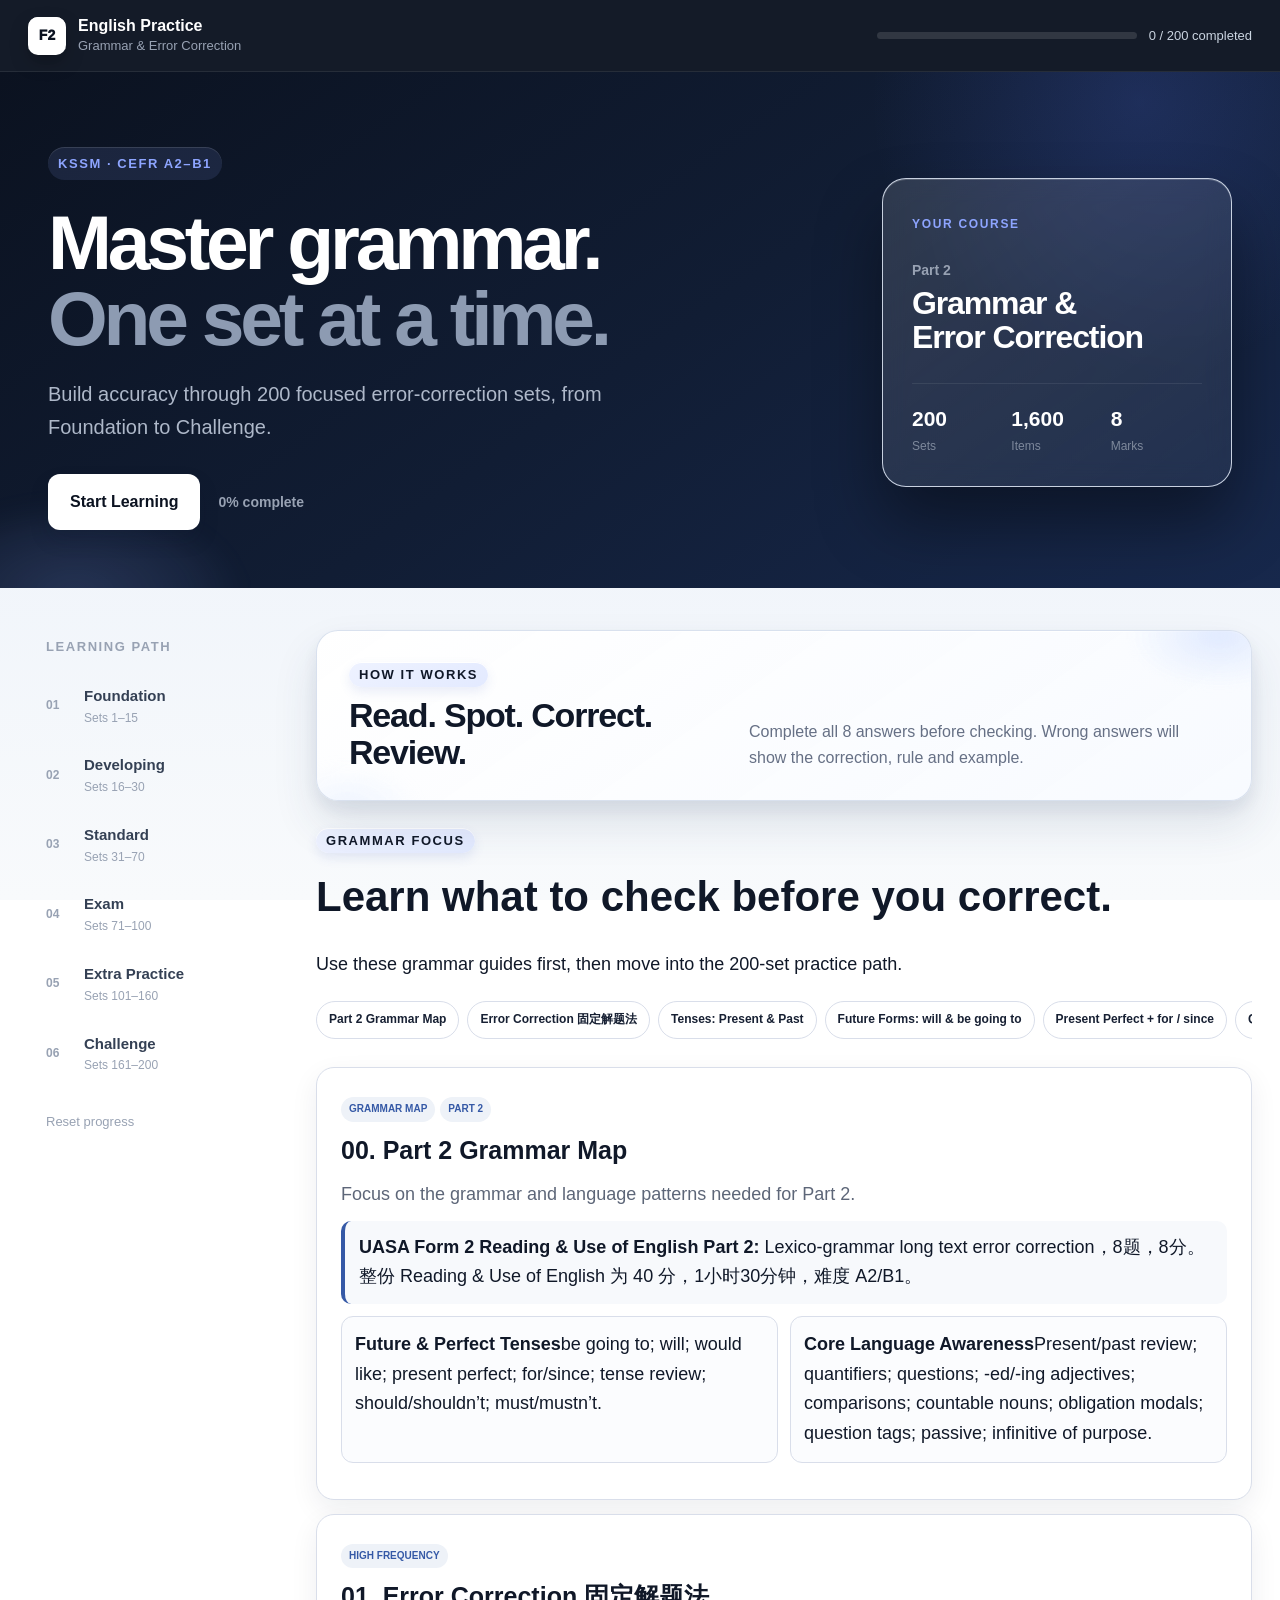
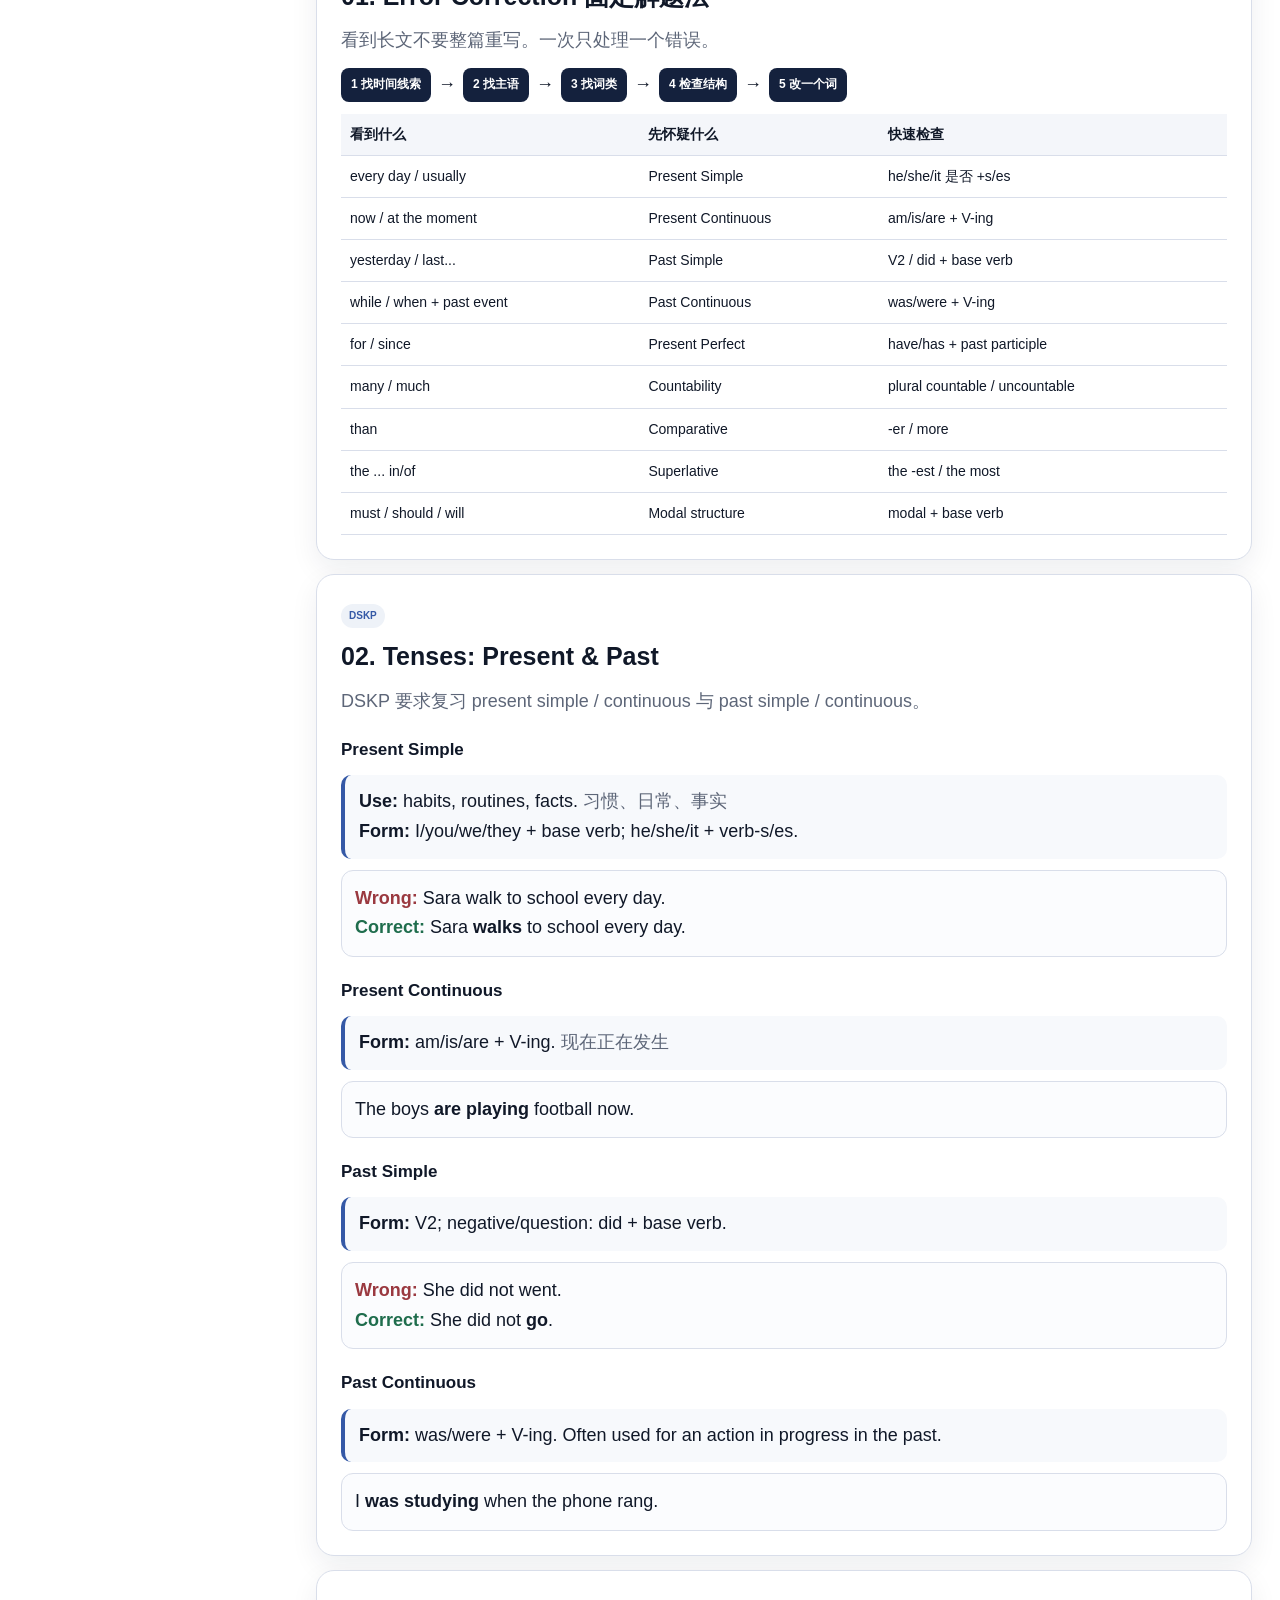
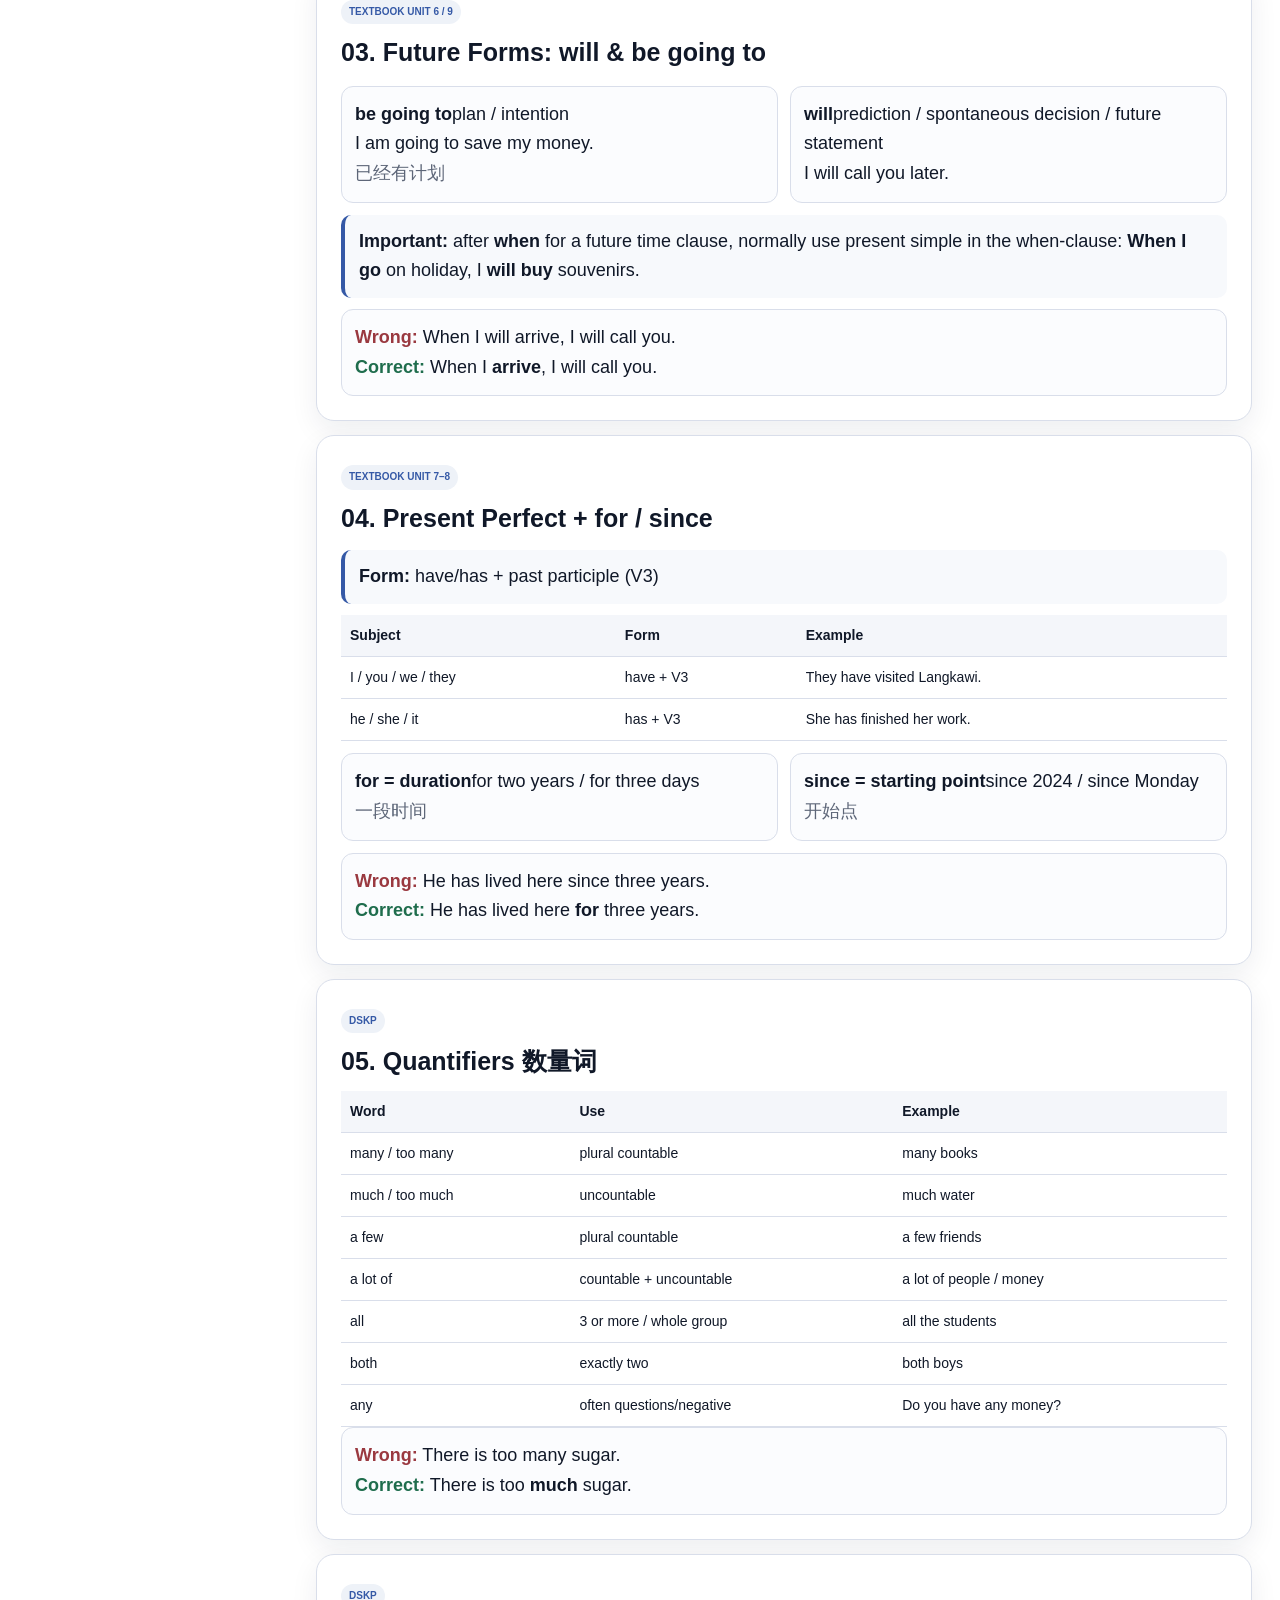
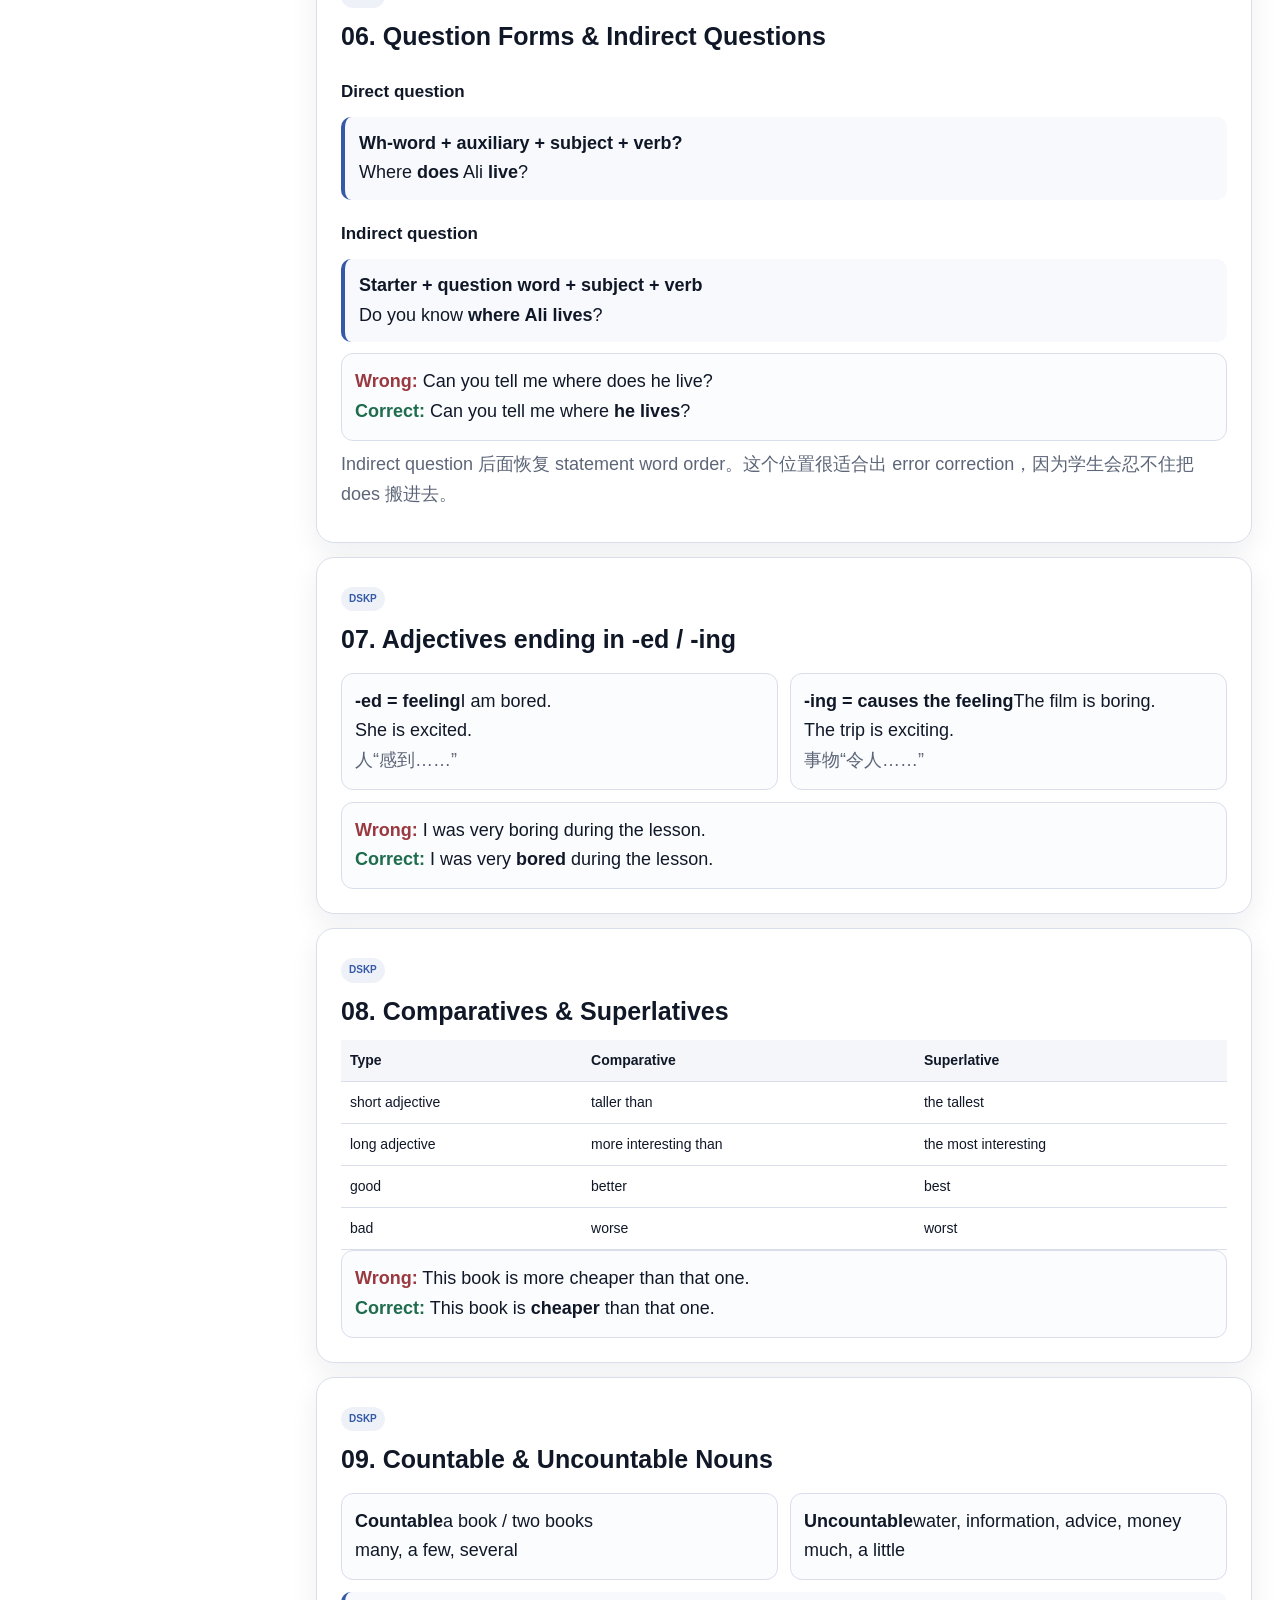
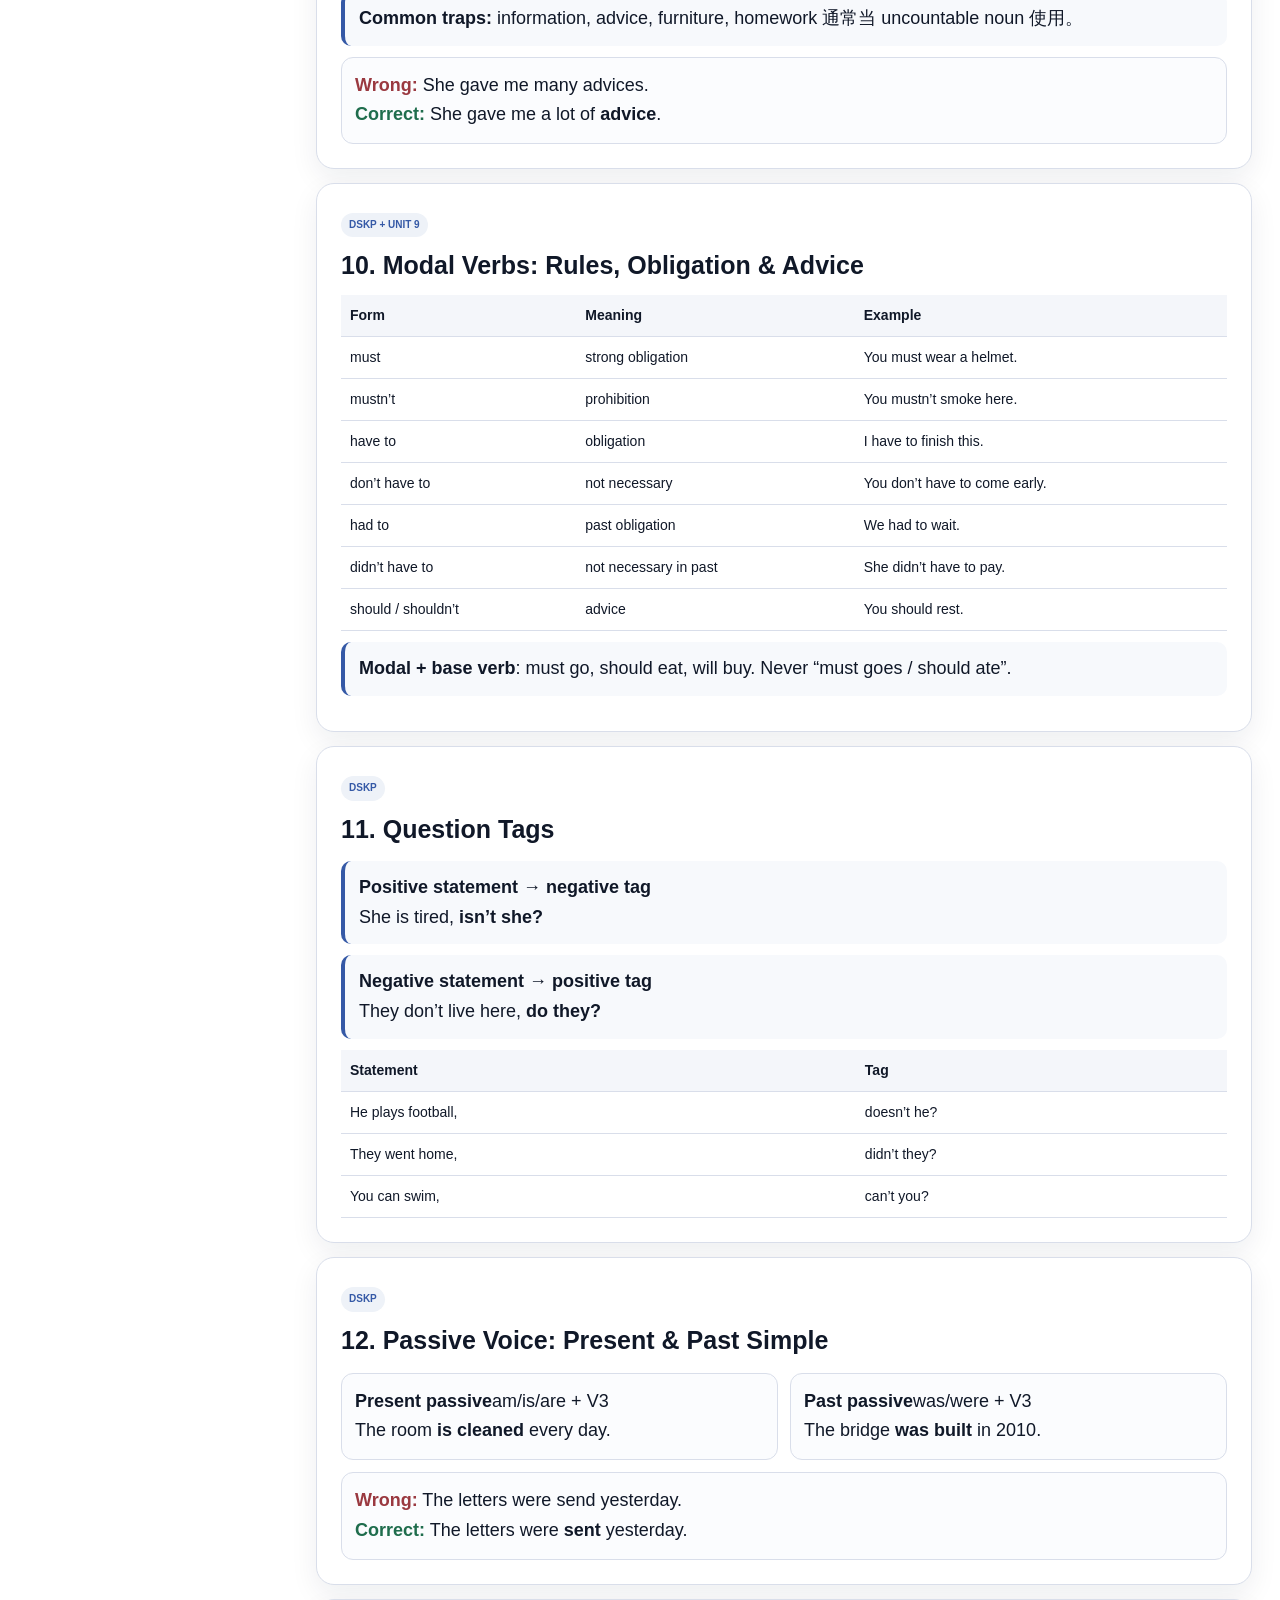
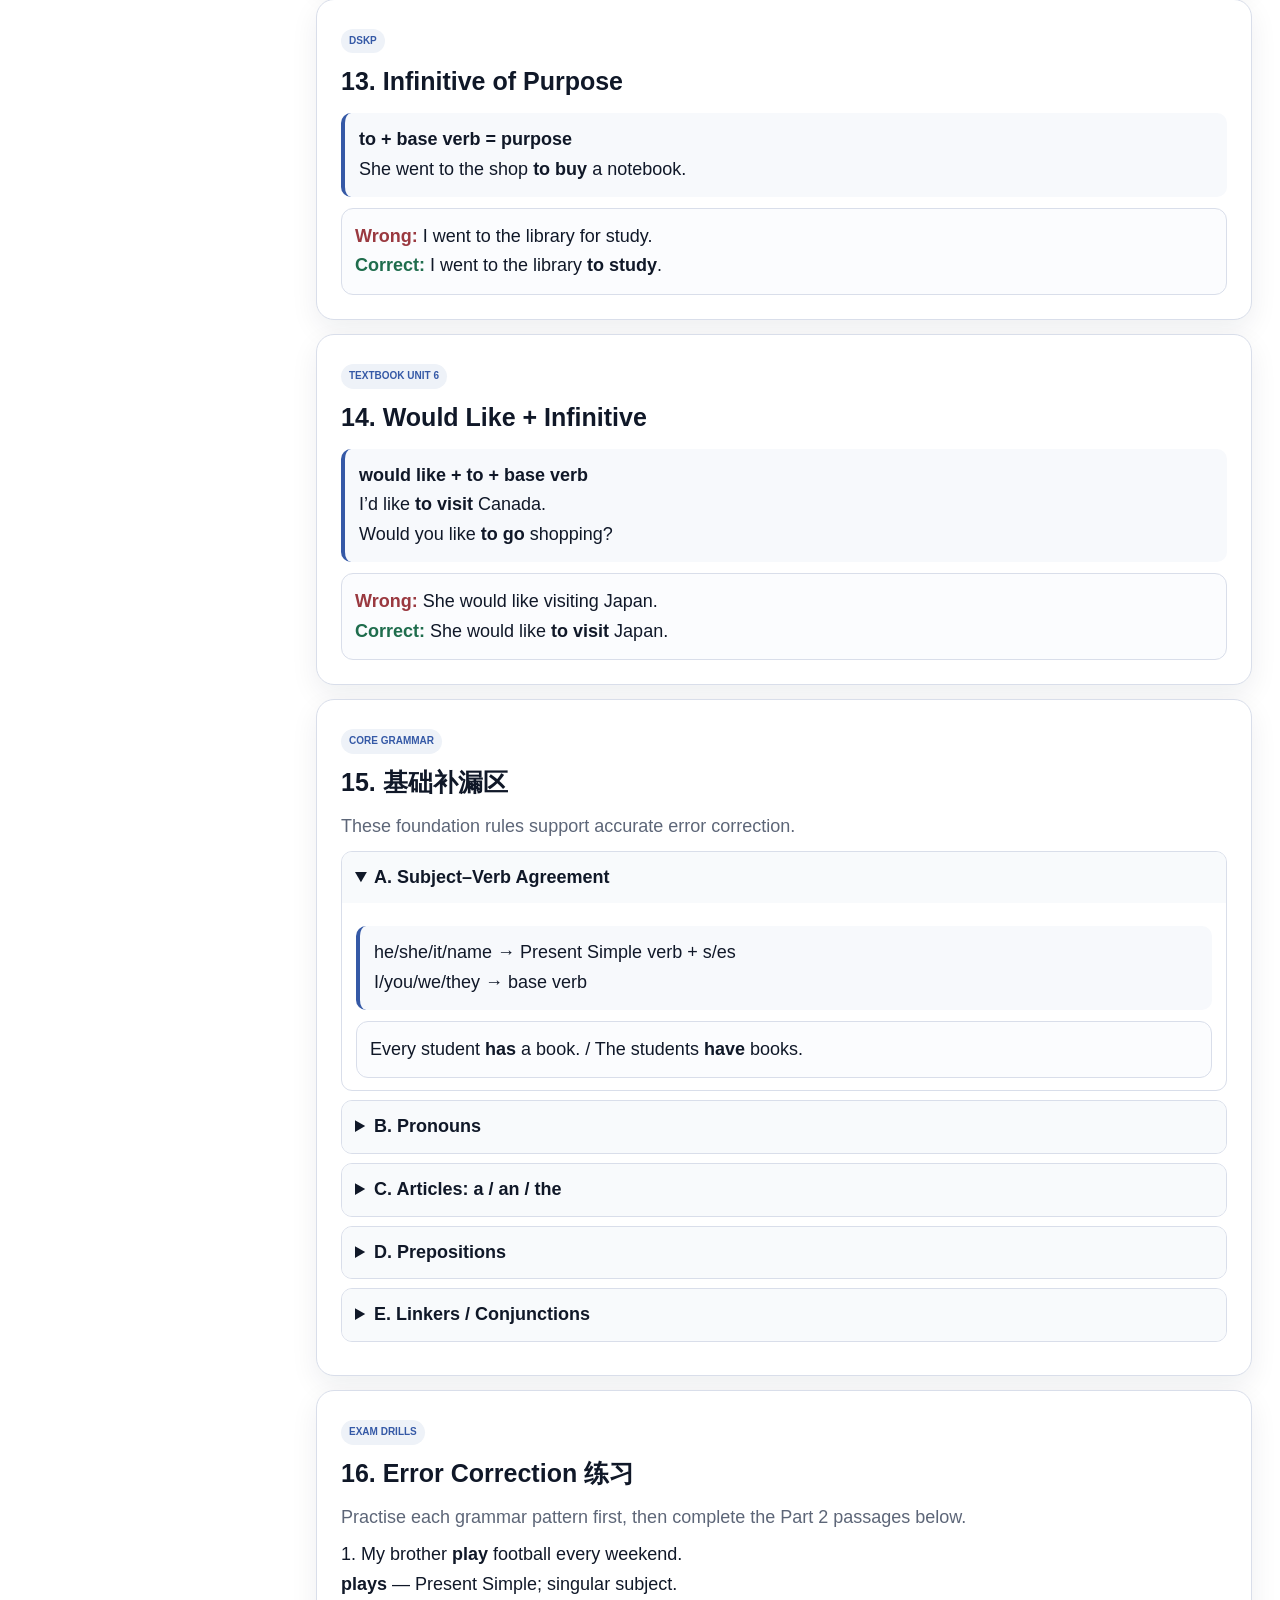
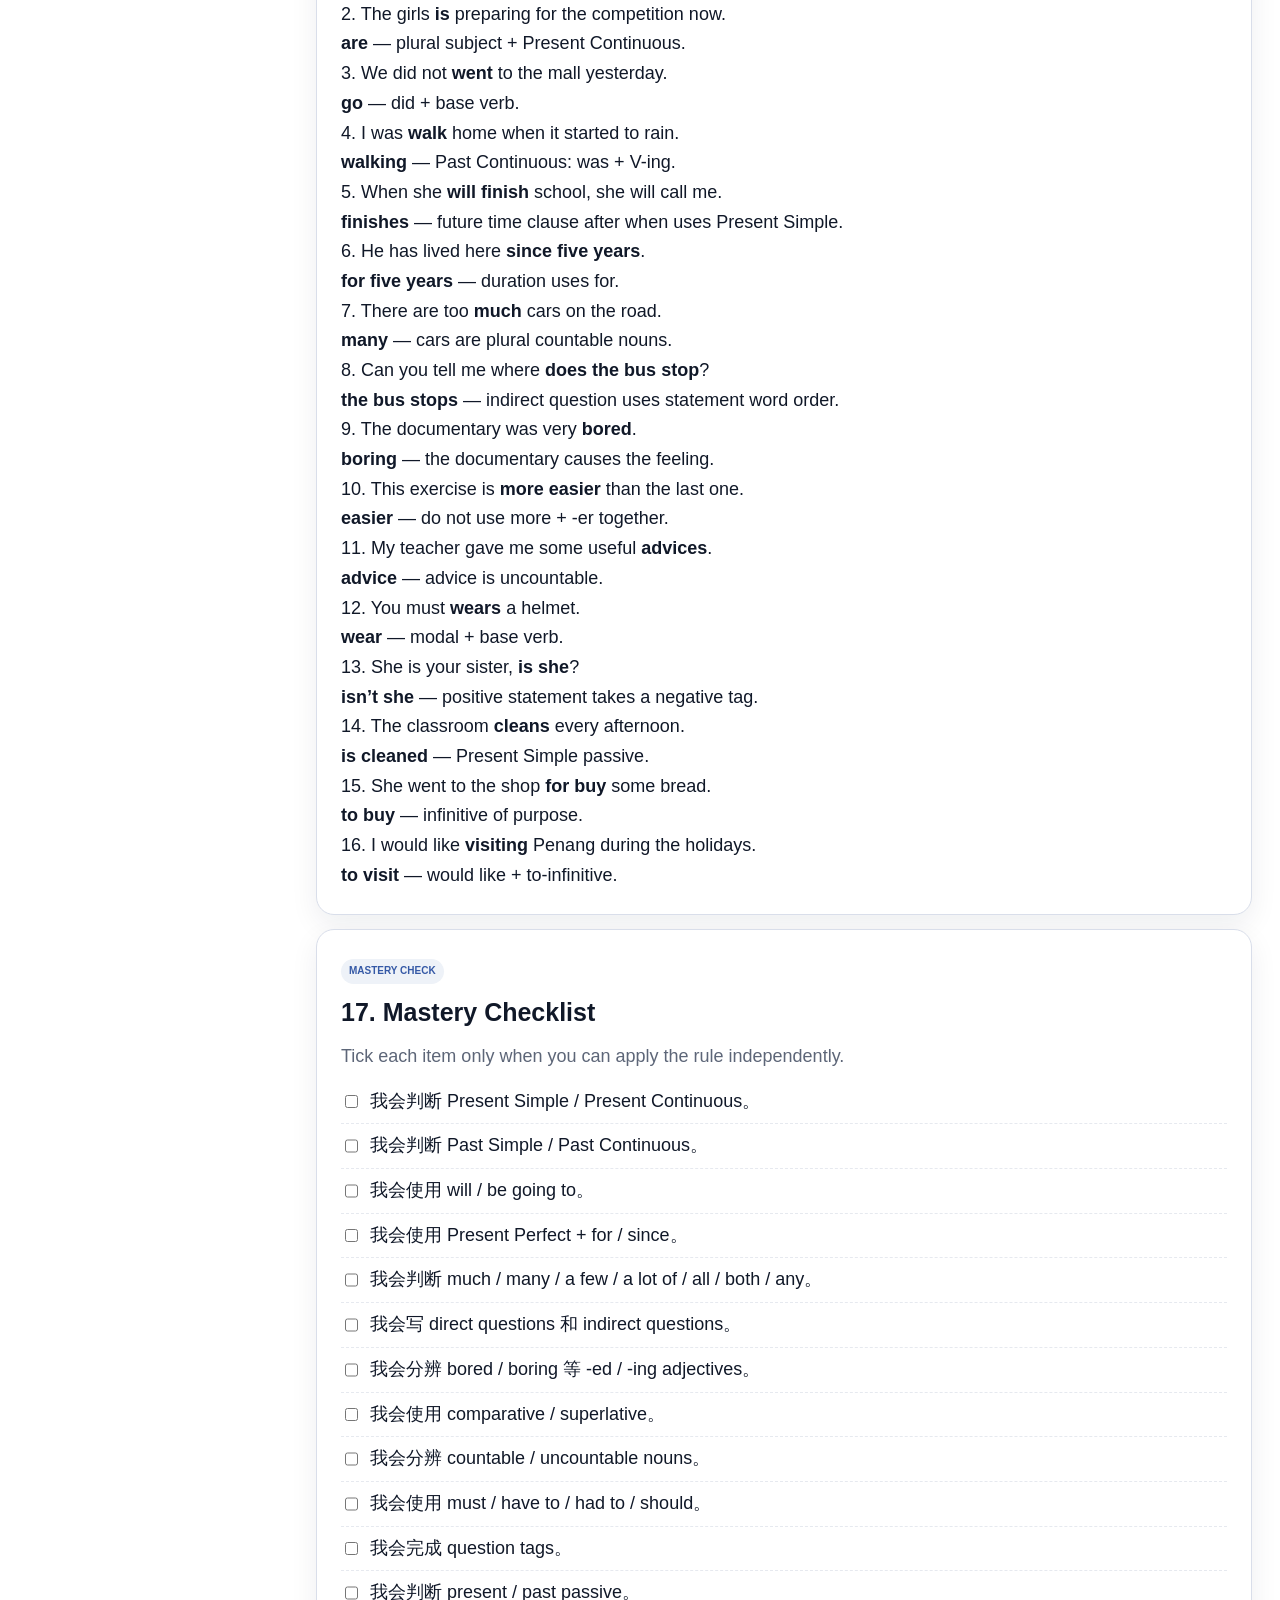
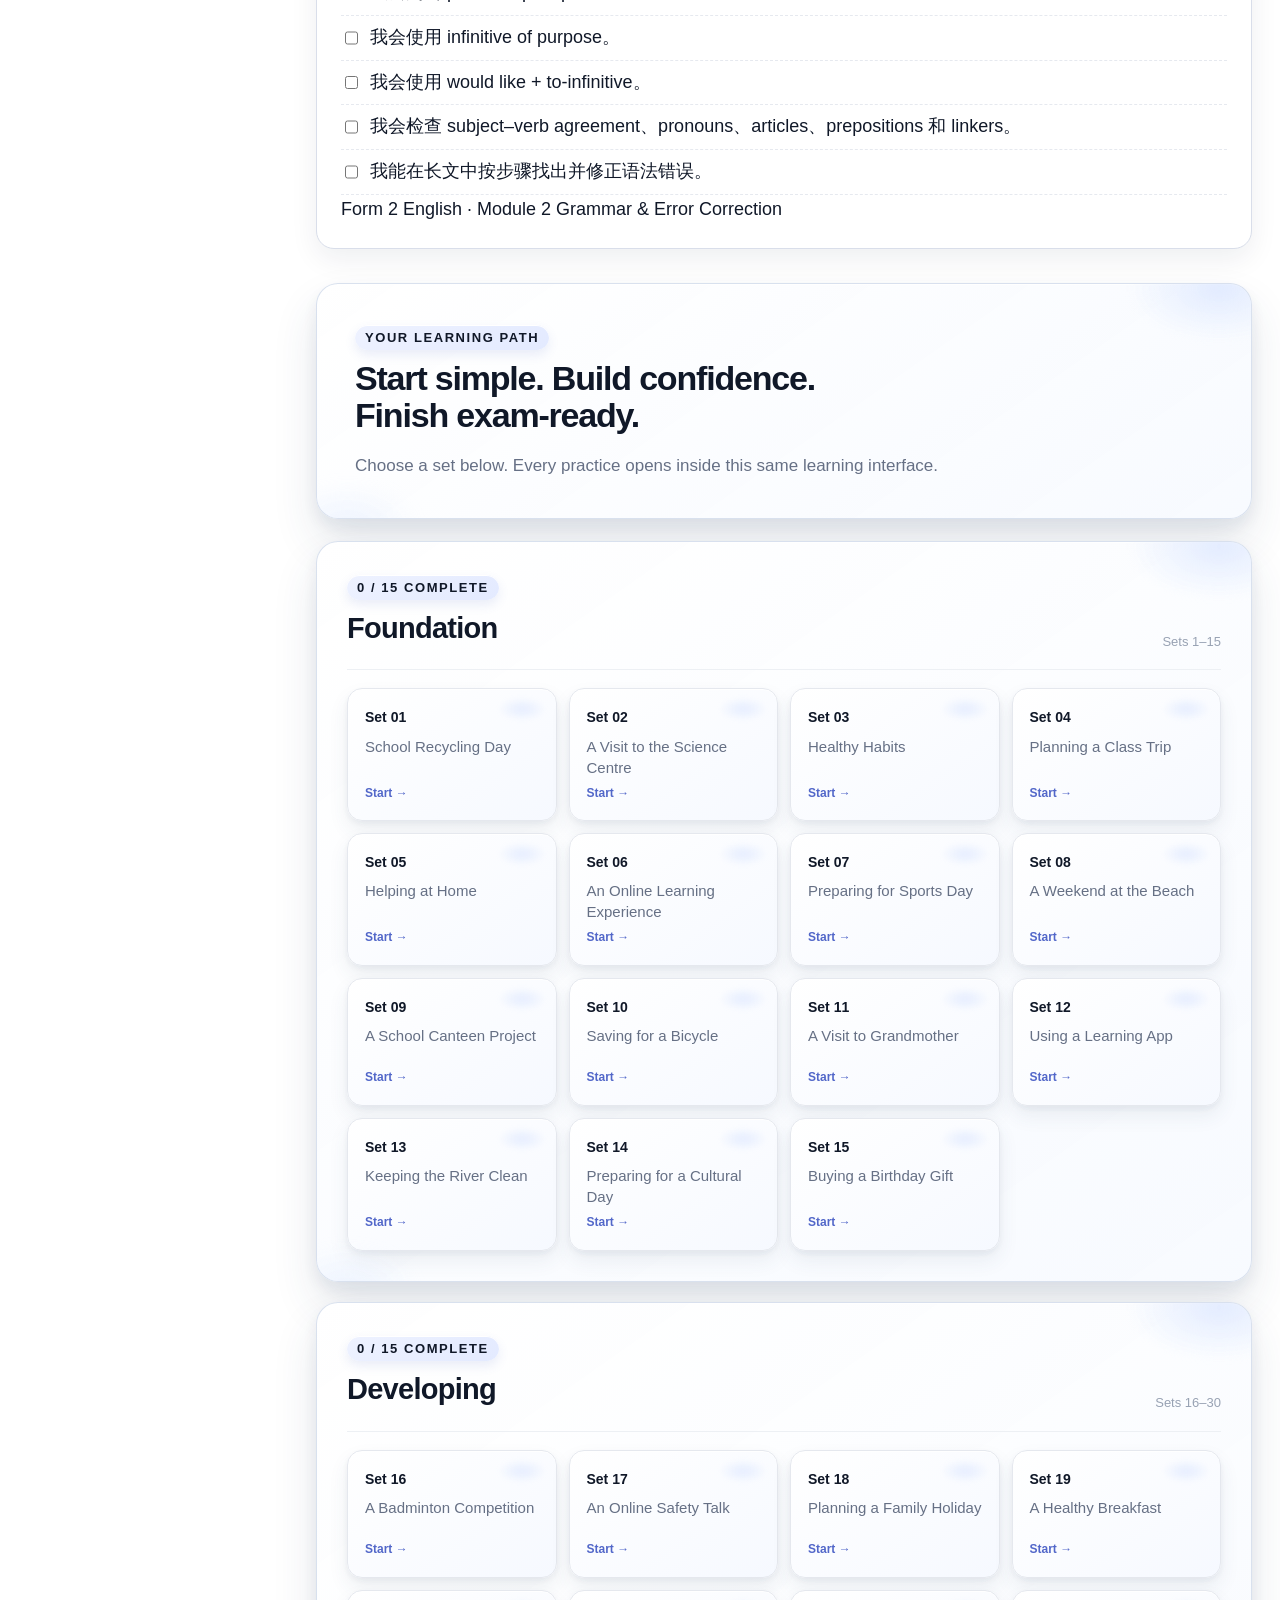
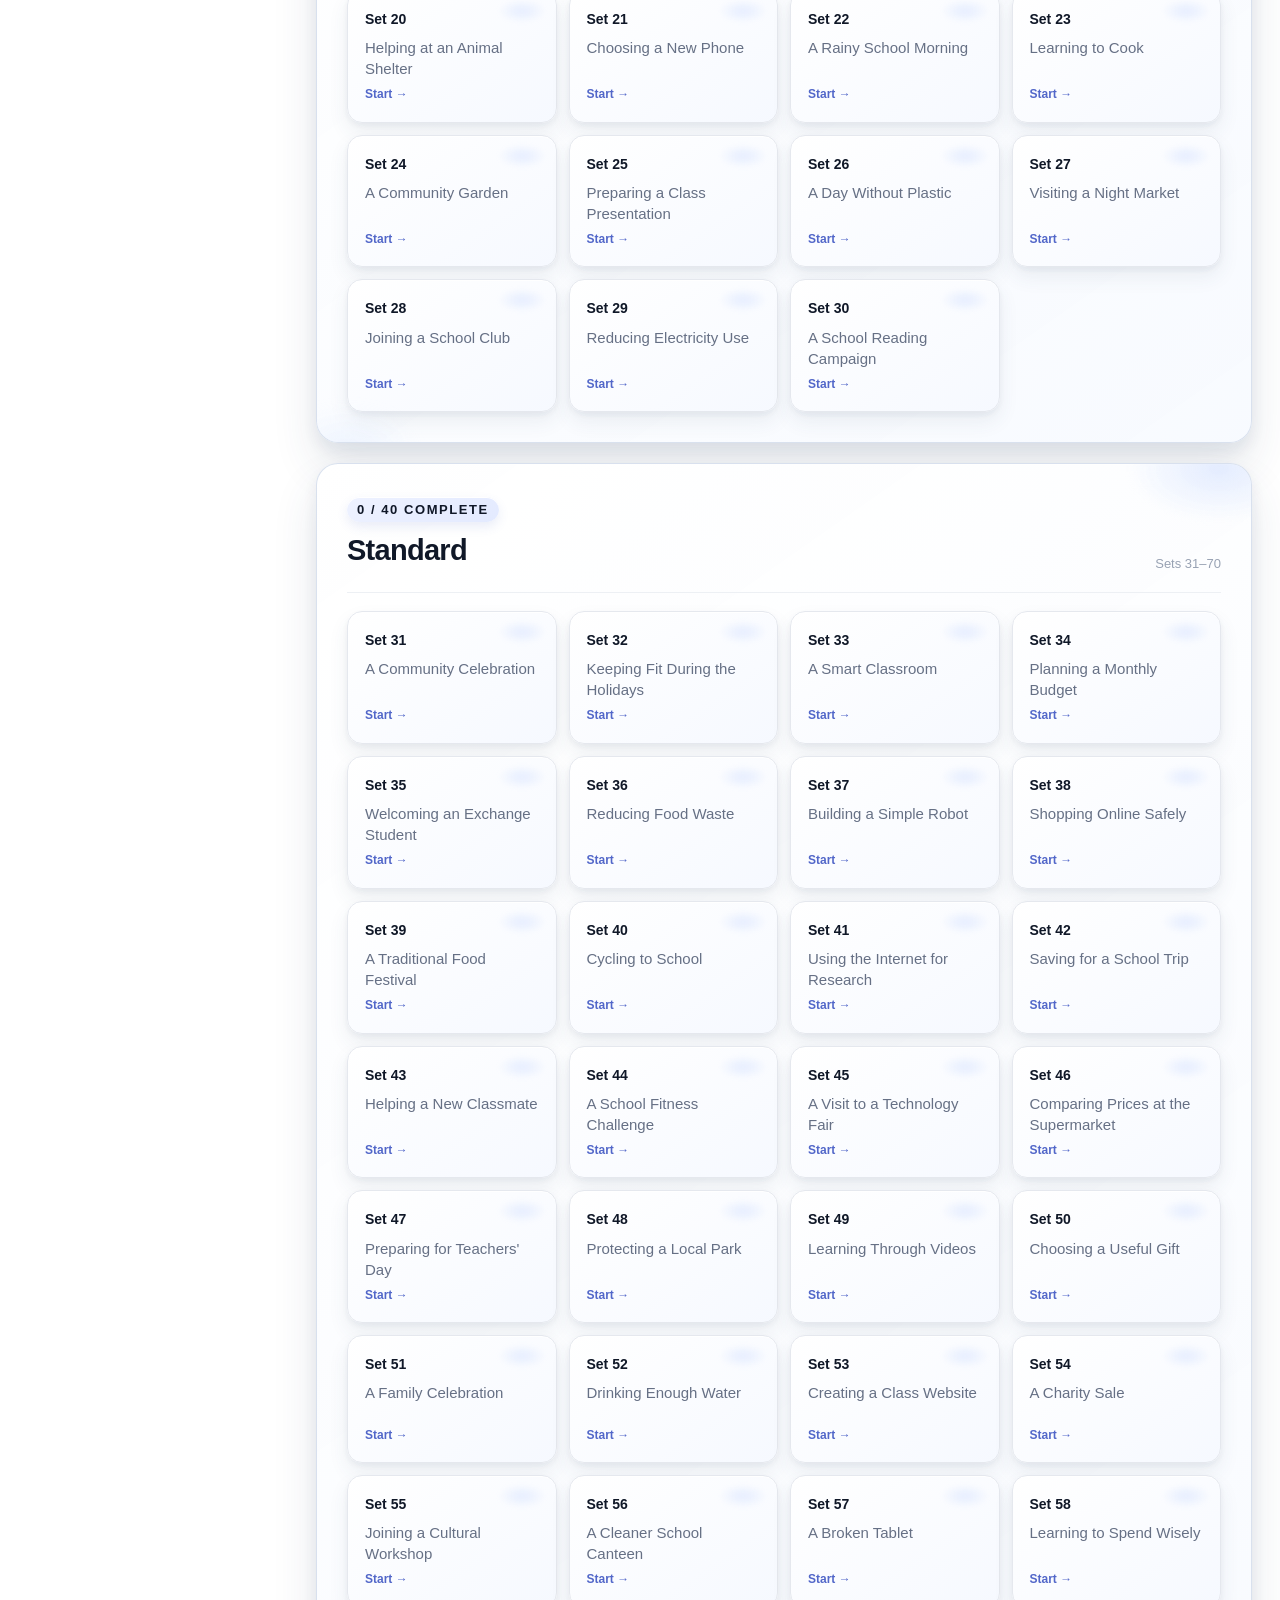
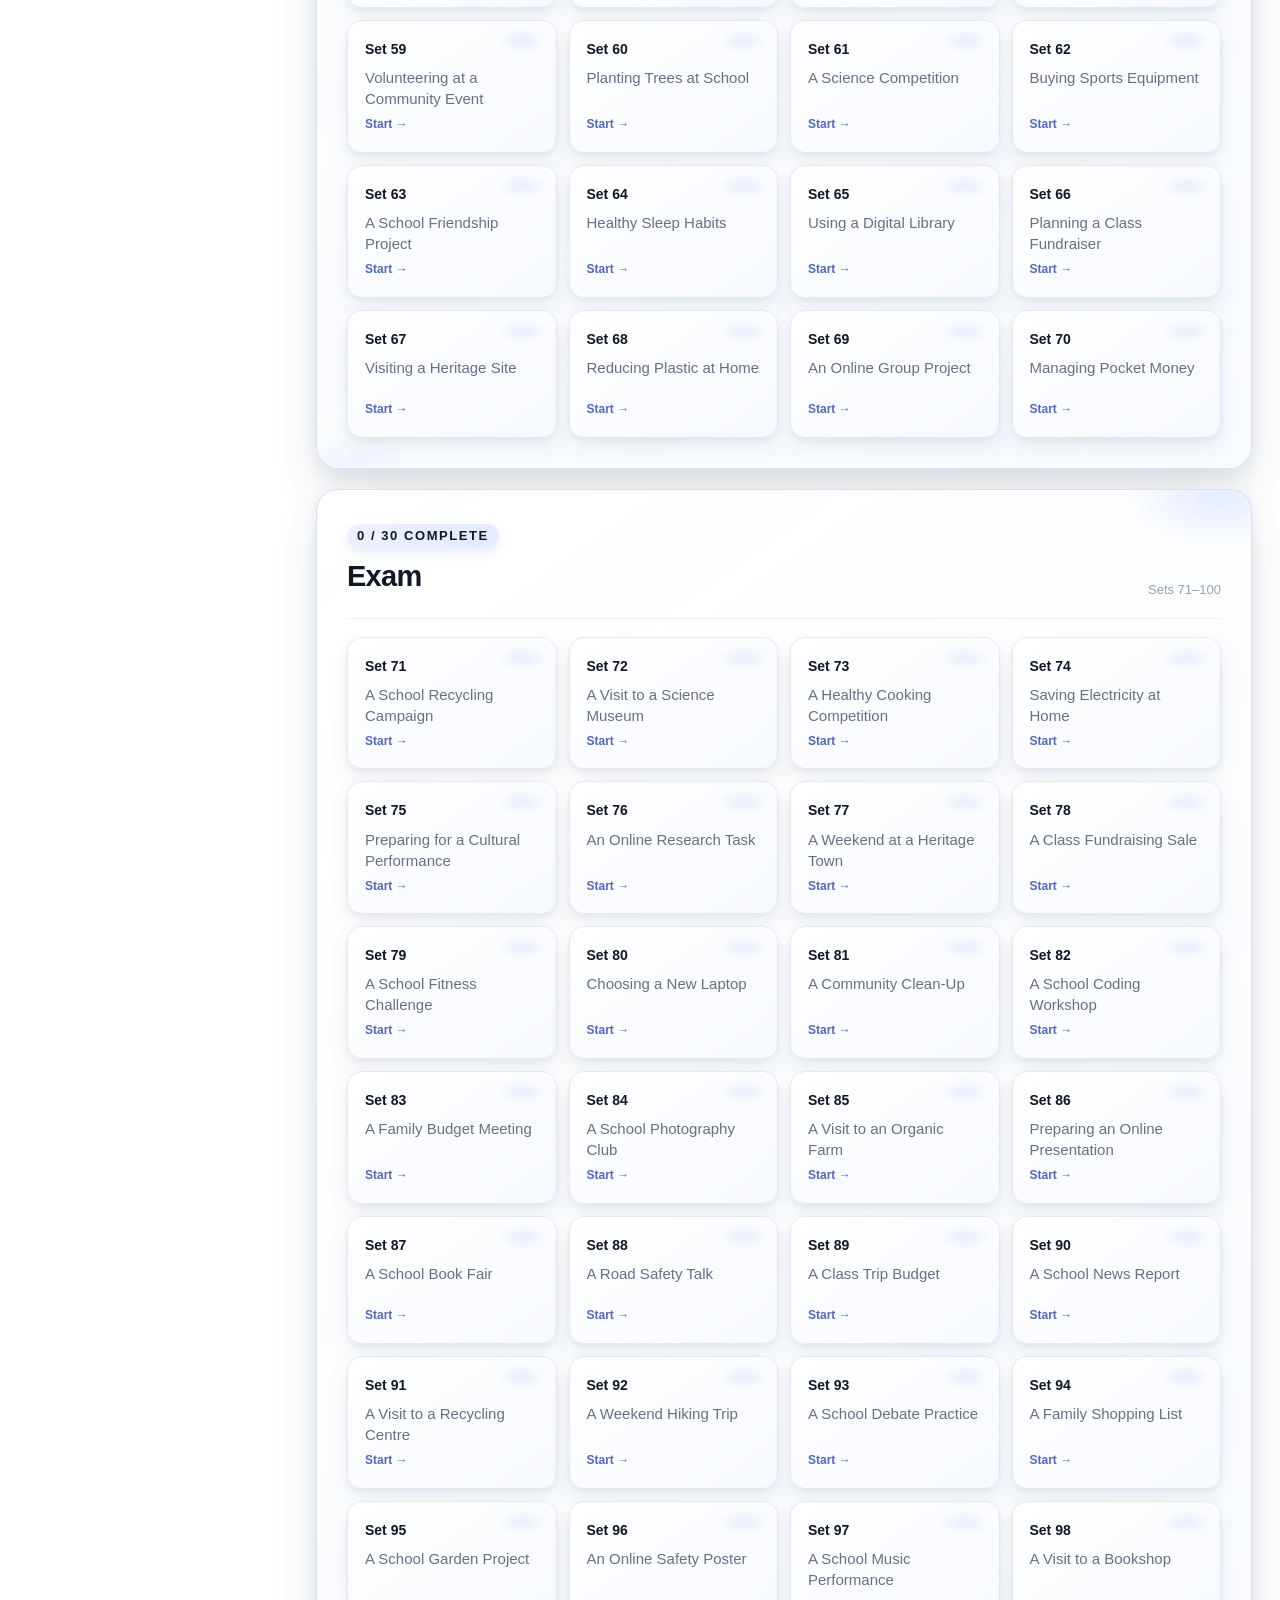
<file: index.html>
<!doctype html><html lang="en"><head><meta charset="utf-8"><meta name="viewport" content="width=device-width,initial-scale=1"><meta name="theme-color" content="#0b1220"><title>Form 2 English · Learning Path</title><link rel="stylesheet" href="style.css?v=20260913-5"></head><body>
<header class="top"><a class="brand" href="./"><span class="brandMark">F2</span><div><b>English Practice</b><span>Grammar & Error Correction</span></div></a><div class="topProgress"><div class="progress"><i id="bar"></i></div><small id="prog">0 / 200 completed</small></div></header>
<section class="hero"><div class="heroIn"><div class="heroCopy"><p class="eyebrow">KSSM · CEFR A2–B1</p><h1>Master grammar.<br><span>One set at a time.</span></h1><p>Build accuracy through 200 focused error-correction sets, from Foundation to Challenge.</p><div class="heroActions"><a id="continueBtn" class="primaryCta" href="?set=1#practice">Start Learning</a><span id="heroProgress">0% complete</span></div></div><div class="heroCard"><span>YOUR COURSE</span><strong>Part 2</strong><h2>Grammar &<br>Error Correction</h2><div class="miniStats"><div><b>200</b><small>Sets</small></div><div><b>1,600</b><small>Items</small></div><div><b>8</b><small>Marks</small></div></div></div></div></section>
<div class="layout"><aside><div class="sideLabel">LEARNING PATH</div><a href="#foundation"><i>01</i><span>Foundation<small>Sets 1–15</small></span></a><a href="#developing"><i>02</i><span>Developing<small>Sets 16–30</small></span></a><a href="#standard"><i>03</i><span>Standard<small>Sets 31–70</small></span></a><a href="#exam"><i>04</i><span>Exam<small>Sets 71–100</small></span></a><a href="#extra"><i>05</i><span>Extra Practice<small>Sets 101–160</small></span></a><a href="#challenge"><i>06</i><span>Challenge<small>Sets 161–200</small></span></a><button id="clearAll">Reset progress</button></aside><main>
<section id="guide" class="guide compactGuide"><div class="guideTop"><div><span class="pill">HOW IT WORKS</span><h2>Read. Spot. Correct. Review.</h2></div><p>Complete all 8 answers before checking. Wrong answers will show the correction, rule and example.</p></div></section>
<section class="pathIntro" id="learning-path"><span class="pill">YOUR LEARNING PATH</span><h2>Start simple. Build confidence.<br>Finish exam-ready.</h2><p>Choose a set below. Every practice opens inside this same learning interface.</p></section>
<div id="practice"><section class="level"><h2>Loading practice bank…</h2><p>Preparing 200 sets.</p></section></div><footer>Form 2 English · Grammar & Error Correction</footer></main></div>
<script>
window.SETS=[[1,"School Recycling Day",[0,1,2,3,4,5,6,7]],[2,"A Visit to the Science Centre",[8,9,10,11,12,13,14,15]],[3,"Healthy Habits",[16,17,18,19,20,21,22,23]],[4,"Planning a Class Trip",[24,25,26,8,27,28,29,30]],[5,"Helping at Home",[3,31,32,33,34,35,36,23]],[6,"An Online Learning Experience",[37,38,23,34,26,39,19,40]],[7,"Preparing for Sports Day",[41,20,12,42,43,44,45,26]],[8,"A Weekend at the Beach",[39,46,40,8,47,48,49,9]],[9,"A School Canteen Project",[40,6,1,50,15,24,9,51]],[10,"Saving for a Bicycle",[20,21,16,12,52,53,54,47]],[11,"A Visit to Grandmother",[11,55,56,6,39,37,52,2]],[12,"Using a Learning App",[0,31,8,9,23,34,11,57]],[13,"Keeping the River Clean",[30,13,48,42,1,58,16,59]],[14,"Preparing for a Cultural Day",[0,40,22,23,35,27,60,34]],[15,"Buying a Birthday Gift",[29,61,0,7,5,47,25,20]],[16,"A Badminton Competition",[1,6,54,10,17,34,62,3]],[17,"An Online Safety Talk",[21,38,42,14,36,9,63,52]],[18,"Planning a Family Holiday",[11,31,3,10,41,56,28,16]],[19,"A Healthy Breakfast",[52,11,9,34,62,31,61,45]],[20,"Helping at an Animal Shelter",[1,3,19,25,11,18,16,15]],[21,"Choosing a New Phone",[4,8,53,26,21,2,50,43]],[22,"A Rainy School Morning",[38,37,46,18,31,64,24,51]],[23,"Learning to Cook",[11,42,48,23,3,65,9,50]],[24,"A Community Garden",[26,31,4,3,30,13,12,25]],[25,"Preparing a Class Presentation",[60,59,28,22,16,4,64,40]],[26,"A Day Without Plastic",[7,54,0,20,26,10,50,44]],[27,"Visiting a Night Market",[6,66,20,47,27,53,24,58]],[28,"Joining a School Club",[9,57,35,36,1,19,34,15]],[29,"Reducing Electricity Use",[20,49,6,47,37,8,52,2]],[30,"A School Reading Campaign",[17,63,38,41,56,4,22,34]],[31,"A Community Celebration",[61,49,33,12,52,15,53,46]],[32,"Keeping Fit During the Holidays",[11,26,45,41,54,31,22,49]],[33,"A Smart Classroom",[37,13,63,26,27,18,25,17]],[34,"Planning a Monthly Budget",[5,30,43,14,63,8,55,21]],[35,"Welcoming an Exchange Student",[9,17,61,62,47,58,0,48]],[36,"Reducing Food Waste",[41,38,51,0,40,52,17,65]],[37,"Building a Simple Robot",[3,1,39,30,20,27,14,66]],[38,"Shopping Online Safely",[22,59,21,16,53,42,20,14]],[39,"A Traditional Food Festival",[48,17,58,35,47,29,27,19]],[40,"Cycling to School",[67,16,45,7,66,22,44,21]],[41,"Using the Internet for Research",[15,32,4,24,41,20,2,27]],[42,"Saving for a School Trip",[49,1,12,23,15,29,50,37]],[43,"Helping a New Classmate",[34,57,48,32,50,54,31,18]],[44,"A School Fitness Challenge",[45,49,43,34,1,19,13,4]],[45,"A Visit to a Technology Fair",[45,40,64,28,56,18,50,5]],[46,"Comparing Prices at the Supermarket",[9,64,61,17,36,29,52,25]],[47,"Preparing for Teachers' Day",[39,0,65,9,40,4,26,46]],[48,"Protecting a Local Park",[3,50,40,60,10,31,58,17]],[49,"Learning Through Videos",[1,46,37,63,64,27,18,8]],[50,"Choosing a Useful Gift",[37,2,11,48,33,30,18,51]],[51,"A Family Celebration",[47,6,45,40,7,21,39,53]],[52,"Drinking Enough Water",[16,38,29,36,55,59,42,41]],[53,"Creating a Class Website",[22,17,36,35,12,40,20,18]],[54,"A Charity Sale",[52,62,10,30,24,64,23,20]],[55,"Joining a Cultural Workshop",[53,41,52,19,35,43,18,37]],[56,"A Cleaner School Canteen",[13,40,5,49,68,45,41,15]],[57,"A Broken Tablet",[56,52,28,64,44,16,38,4]],[58,"Learning to Spend Wisely",[61,18,25,9,27,34,54,8]],[59,"Volunteering at a Community Event",[61,45,31,26,13,0,40,60]],[60,"Planting Trees at School",[6,15,13,46,65,66,58,19]],[61,"A Science Competition",[48,63,17,64,66,32,2,6]],[62,"Buying Sports Equipment",[67,39,3,0,30,7,66,58]],[63,"A School Friendship Project",[4,21,58,49,46,11,9,1]],[64,"Healthy Sleep Habits",[12,13,14,65,20,17,34,47]],[65,"Using a Digital Library",[18,29,38,47,7,58,36,49]],[66,"Planning a Class Fundraiser",[64,43,18,10,17,46,41,42]],[67,"Visiting a Heritage Site",[43,5,53,34,37,22,45,65]],[68,"Reducing Plastic at Home",[8,29,35,18,33,50,20,31]],[69,"An Online Group Project",[52,24,59,58,8,27,32,17]],[70,"Managing Pocket Money",[24,61,54,11,51,39,25,26]],[71,"A School Recycling Campaign",[49,46,60,19,64,47,28,4]],[72,"A Visit to a Science Museum",[2,40,22,57,34,54,41,49]],[73,"A Healthy Cooking Competition",[17,38,41,68,14,29,16,65]],[74,"Saving Electricity at Home",[42,17,30,41,21,50,54,65]],[75,"Preparing for a Cultural Performance",[63,52,55,62,7,9,58,29]],[76,"An Online Research Task",[36,37,64,50,46,58,12,18]],[77,"A Weekend at a Heritage Town",[60,10,4,15,49,65,20,13]],[78,"A Class Fundraising Sale",[41,51,64,48,43,38,44,0]],[79,"A School Fitness Challenge",[29,67,33,21,4,45,37,56]],[80,"Choosing a New Laptop",[5,49,54,53,21,41,29,19]],[81,"A Community Clean-Up",[51,18,9,52,39,24,27,58]],[82,"A School Coding Workshop",[58,18,32,0,11,49,65,35]],[83,"A Family Budget Meeting",[16,22,47,25,45,34,20,57]],[84,"A School Photography Club",[18,54,61,50,21,33,39,49]],[85,"A Visit to an Organic Farm",[58,42,7,40,14,45,44,0]],[86,"Preparing an Online Presentation",[58,26,45,31,54,18,64,59]],[87,"A School Book Fair",[7,52,48,46,17,32,25,55]],[88,"A Road Safety Talk",[40,42,20,7,30,62,39,4]],[89,"A Class Trip Budget",[43,18,1,49,41,5,12,8]],[90,"A School News Report",[32,15,41,44,43,23,6,14]],[91,"A Visit to a Recycling Centre",[29,58,17,26,19,52,7,27]],[92,"A Weekend Hiking Trip",[15,60,17,24,18,43,45,55]],[93,"A School Debate Practice",[34,45,35,65,55,31,51,38]],[94,"A Family Shopping List",[58,48,64,3,66,50,45,57]],[95,"A School Garden Project",[39,52,41,51,7,49,45,16]],[96,"An Online Safety Poster",[54,39,0,15,33,65,6,49]],[97,"A School Music Performance",[48,7,10,51,22,41,19,4]],[98,"A Visit to a Bookshop",[21,26,60,59,39,36,18,27]],[99,"A Class Environment Survey",[11,65,33,45,21,56,58,62]],[100,"A Student Technology Exhibition",[27,55,21,30,60,50,65,2]],[101,"A School Community Interview",[12,60,44,49,48,53,58,5]],[102,"Reducing Water Waste",[15,46,1,18,23,20,50,62]],[103,"Testing a New Learning Platform",[51,47,55,36,40,38,54,9]],[104,"Planning a Low-Cost Weekend",[50,24,64,13,58,43,42,68]],[105,"A Cultural Exchange Project",[37,7,25,24,32,31,41,36]],[106,"A Healthy Snack Survey",[18,34,15,51,24,35,3,17]],[107,"A School Innovation Corner",[49,29,27,62,65,36,58,34]],[108,"Comparing Mobile Data Plans",[45,8,32,17,57,62,16,52]],[109,"Learning a Traditional Craft",[41,52,26,21,25,61,31,39]],[110,"Improving Classroom Air Quality",[9,33,14,21,56,5,47,59]],[111,"A Digital Photography Project",[17,27,43,10,19,16,14,32]],[112,"Saving for a New Backpack",[1,63,11,21,17,43,9,7]],[113,"Organising a Welcome Event",[20,7,45,4,52,21,28,58]],[114,"A Weekend Nature Walk",[49,39,55,45,50,41,7,25]],[115,"Testing a Simple Water Filter",[18,48,21,60,39,40,49,6]],[116,"Choosing School Supplies Wisely",[21,37,64,17,23,29,18,60]],[117,"Recording Family Stories",[46,16,52,49,38,18,64,34]],[118,"A No-Sugar Drink Challenge",[38,47,44,58,37,29,49,59]],[119,"Creating a Digital Quiz",[54,22,0,39,37,65,15,59]],[120,"Planning a Birthday Budget",[4,29,57,24,14,7,49,52]],[121,"A Community Art Project",[20,52,18,56,26,45,37,65]],[122,"Improving Lunch Choices",[21,41,32,52,64,4,17,2]],[123,"A Virtual Museum Tour",[13,19,50,27,5,58,15,21]],[124,"Buying a Second-Hand Bicycle",[21,58,7,54,36,12,28,17]],[125,"Preparing a School Exhibition",[49,43,4,58,39,45,31,7]],[126,"A Neighbourhood Recycling Survey",[14,40,5,66,65,33,18,17]],[127,"Making a Short Educational Video",[52,55,10,7,14,34,5,1]],[128,"Comparing Delivery Services",[52,58,3,1,53,46,17,16]],[129,"A Traditional Games Day",[19,14,49,45,23,63,50,4]],[130,"A School Walking Challenge",[44,27,51,40,47,0,41,7]],[131,"Designing a Simple App",[61,68,17,57,34,4,26,50]],[132,"Saving Electricity in the Classroom",[14,64,44,29,15,59,5,24]],[133,"Interviewing a Local Artist",[58,65,17,43,10,54,60,45]],[134,"A Healthy Recipe Book",[40,58,42,10,18,17,62,32]],[135,"Using an Online Dictionary",[27,2,8,31,35,15,17,41]],[136,"Planning a Charity Budget",[68,10,9,58,7,54,38,33]],[137,"A Community Reading Event",[47,27,18,37,52,43,12,55]],[138,"Protecting Trees Near School",[15,39,22,27,64,12,31,33]],[139,"A Digital Poster Competition",[39,51,33,50,46,43,58,7]],[140,"Choosing a New Pair of Shoes",[41,49,63,21,54,20,39,18]],[141,"Preparing a Class Newsletter",[36,21,52,25,55,45,39,62]],[142,"Reducing Noise Pollution",[40,52,14,30,32,58,57,34]],[143,"Learning with a Science Podcast",[45,34,41,11,4,44,29,60]],[144,"Managing Money During a Trip",[41,62,26,50,49,5,4,53]],[145,"A Cultural Food Demonstration",[62,59,44,65,4,49,3,20]],[146,"A School Clean-Air Campaign",[35,17,0,58,40,56,4,65]],[147,"Building a Model Bridge",[49,38,68,21,58,53,26,8]],[148,"Comparing Book Prices",[29,41,38,46,62,32,19,10]],[149,"Helping at a Community Library",[44,39,62,58,34,4,46,27]],[150,"Tracking Daily Water Intake",[37,43,5,58,27,54,50,42]],[151,"Creating a Study Timetable Online",[38,54,34,9,27,49,25,18]],[152,"Planning Expenses for Sports Day",[49,13,16,58,63,46,6,55]],[153,"A Heritage Photography Walk",[61,14,7,5,33,29,24,16]],[154,"Reducing Paper Use",[16,40,49,46,5,52,45,11]],[155,"Testing a Weather App",[38,12,28,29,39,54,15,57]],[156,"Buying a Useful Study Lamp",[39,4,64,40,49,14,36,60]],[157,"Organising a Friendship Week",[65,27,17,51,39,23,44,31]],[158,"A Healthy Weekend Routine",[59,3,52,9,65,40,32,4]],[159,"A School Technology Survey",[1,18,14,49,50,53,0,20]],[160,"Managing Weekly Pocket Money",[41,47,39,30,35,40,17,8]],[161,"A School Heritage Exhibition",[45,58,44,42,32,4,2,22]],[162,"A Community Health Fair",[1,19,52,5,22,21,45,10]],[163,"A Robotics Demonstration",[46,0,55,41,43,26,68,37]],[164,"A Student Budget Challenge",[13,43,49,58,62,5,20,27]],[165,"A Cultural Storytelling Day",[25,11,49,41,23,4,15,24]],[166,"A Green Transport Campaign",[16,49,38,7,51,41,27,29]],[167,"A Digital Learning Survey",[43,45,41,17,54,28,5,37]],[168,"A Smart Shopping Project",[15,39,3,31,36,60,34,57]],[169,"A Traditional Music Workshop",[47,64,29,58,54,22,17,52]],[170,"A Healthy Canteen Review",[53,12,17,32,35,27,65,14]],[171,"A Technology Innovation Day",[27,41,8,39,31,68,40,50]],[172,"A Saving Goals Project",[42,9,18,41,46,33,7,34]],[173,"A Friendship Awareness Week",[27,9,17,30,60,40,58,18]],[174,"A Clean River Campaign",[21,38,50,17,9,45,7,32]],[175,"A Science Discovery Trail",[58,4,62,14,64,34,56,13]],[176,"A Price Comparison Activity",[34,7,4,45,37,41,10,2]],[177,"A Family Heritage Interview",[11,52,3,14,59,51,40,16]],[178,"A School Wellness Programme",[25,53,5,44,26,41,65,46]],[179,"An Online Research Competition",[50,21,55,5,68,9,8,4]],[180,"A Responsible Spending Workshop",[50,29,54,18,34,58,49,15]],[181,"A Community Art Exhibition",[12,7,58,36,48,66,27,35]],[182,"A Food Waste Reduction Project",[35,39,50,58,43,17,54,56]],[183,"A Virtual Learning Conference",[60,57,0,52,45,14,58,43]],[184,"A Second-Hand Book Sale",[23,4,68,61,22,21,31,14]],[185,"A School Open Day",[60,49,18,41,30,52,45,32]],[186,"A Neighbourhood Eco Survey",[1,17,19,53,62,64,42,5]],[187,"A Student Video Documentary",[40,65,63,39,54,17,13,20]],[188,"A Consumer Awareness Talk",[46,2,43,59,36,52,51,17]],[189,"A Traditional Dance Performance",[24,58,34,43,47,5,14,25]],[190,"A Walking-to-School Week",[16,4,28,17,43,62,7,39]],[191,"A Coding Challenge",[29,32,47,53,49,52,46,10]],[192,"A Classroom Energy Audit",[14,27,52,13,7,49,53,18]],[193,"A Local History Project",[5,11,55,14,40,37,41,56]],[194,"A Healthy Lifestyle Campaign",[32,45,35,28,33,50,49,3]],[195,"A Digital Reading Challenge",[58,18,64,45,14,49,61,43]],[196,"A Charity Budget Plan",[0,58,31,4,44,60,27,46]],[197,"A Community Reading Festival",[58,38,19,32,18,29,26,54]],[198,"A Tree-Planting Programme",[65,58,29,57,49,12,45,23]],[199,"A Student Tech Showcase",[7,43,57,20,50,27,68,21]],[200,"A Pocket Money Challenge",[30,22,65,4,5,51,34,9]];
</script>
<script src="pairs1.js?v=20260913-5"></script><script src="pairs2.js?v=20260913-5"></script><script src="pairs3.js?v=20260913-5"></script><script src="app.js?v=20260913-5"></script></body></html>
</file>
<file: style.css>
*{box-sizing:border-box}html{scroll-behavior:smooth;font-size:18px}body{margin:0;font-family:Inter,"Segoe UI",Arial,sans-serif;color:#101828;background:#f7f8fa;line-height:1.65;-webkit-font-smoothing:antialiased}a{text-decoration:none}.top{position:sticky;top:0;z-index:50;height:72px;display:flex;justify-content:space-between;align-items:center;padding:0 28px;background:#0b1220f5;color:#fff;border-bottom:1px solid #ffffff14;backdrop-filter:blur(16px)}.brand{display:flex;align-items:center;gap:12px;color:#fff}.brandMark{width:38px;height:38px;display:grid;place-items:center;border-radius:10px;background:#fff;color:#0b1220;font-size:14px;font-weight:950}.brand>div{display:flex;flex-direction:column;line-height:1.15}.brand b{font-size:16px}.brand span:not(.brandMark){font-size:13px;color:#98a2b3;margin-top:3px}.topProgress{display:flex;align-items:center;gap:12px}.progress{width:min(260px,28vw);height:7px;background:#ffffff1f;border-radius:99px;overflow:hidden}.progress i{display:block;height:100%;width:0;background:#7c9cff;border-radius:99px;transition:.35s}.top small{font-size:13px;color:#cbd5e1}.hero{background:#0b1220;color:#fff;overflow:hidden;position:relative}.hero:after{content:"";position:absolute;width:560px;height:560px;border-radius:50%;right:-140px;top:-250px;background:radial-gradient(circle,#506ee733,transparent 68%);pointer-events:none}.heroIn{max-width:1240px;margin:auto;min-height:430px;padding:62px 28px 58px;display:grid;grid-template-columns:1.3fr .7fr;align-items:center;gap:70px;position:relative;z-index:1}.eyebrow,.pill,.sideLabel{letter-spacing:.12em;text-transform:uppercase;font-weight:850;font-size:13px}.eyebrow{color:#8ea5ff}.hero h1{font-size:clamp(46px,6vw,78px);line-height:.98;letter-spacing:-.055em;margin:12px 0 22px;max-width:800px}.hero h1 span{color:#8d9bb2}.heroCopy>p:not(.eyebrow){max-width:650px;color:#aeb8c9;font-size:20px}.heroActions{display:flex;align-items:center;gap:18px;margin-top:30px}.primaryCta{border:0;border-radius:12px;padding:15px 22px;background:#fff;color:#0b1220;font-size:16px;font-weight:850;cursor:pointer;box-shadow:0 8px 30px #0003}.heroActions span{font-size:14px;color:#98a2b3;font-weight:700}.heroCard{justify-self:end;width:min(100%,350px);padding:29px;border:1px solid #ffffff17;background:#ffffff0b;border-radius:24px;box-shadow:0 25px 70px #0004}.heroCard>span{font-size:12px;letter-spacing:.14em;color:#8ea5ff;font-weight:850}.heroCard>strong{display:block;font-size:14px;margin-top:22px;color:#98a2b3}.heroCard h2{font-size:32px;line-height:1.06;letter-spacing:-.035em;margin:5px 0 28px}.miniStats{display:grid;grid-template-columns:repeat(3,1fr);gap:8px;border-top:1px solid #ffffff14;padding-top:18px}.miniStats div{display:flex;flex-direction:column}.miniStats b{font-size:21px}.miniStats small{font-size:12px;color:#7e899c}.hero.practiceMode{display:none}.layout{max-width:1400px;margin:auto;display:grid;grid-template-columns:250px minmax(0,1fr);gap:38px;padding:42px 28px 80px}aside{position:sticky;top:96px;height:max-content;padding:6px}.sideLabel{color:#98a2b3;padding:0 12px 12px}aside a{display:flex;align-items:center;gap:12px;padding:11px 12px;margin:3px 0;border-radius:11px;color:#344054;font-size:15px;transition:.18s}aside a:hover{background:#eef1f5;color:#101828}aside a i{font-style:normal;width:26px;color:#98a2b3;font-size:12px;font-weight:850}aside a span{display:flex;flex-direction:column;font-weight:750}aside a small{font-size:12px;color:#98a2b3;font-weight:500}aside button{margin:18px 12px 0;border:0;background:transparent;color:#98a2b3;font-size:13px;cursor:pointer;padding:6px 0}.guide,.level,.pathIntro{background:#fff;border:1px solid #e5e8ee;border-radius:22px;box-shadow:0 1px 2px #10182808}.guide{padding:28px 32px;margin-bottom:24px}.compactGuide .guideTop{margin:0}.guideTop{display:flex;justify-content:space-between;gap:35px;align-items:flex-end}.guideTop h2,.pathIntro h2{font-size:34px;line-height:1.1;letter-spacing:-.035em;margin:8px 0 0}.guideTop>p{max-width:470px;margin:0;color:#667085;font-size:16px}.pathIntro{padding:38px;margin:0 0 22px;background:linear-gradient(135deg,#fff,#f7f9ff)}.pathIntro p{max-width:720px;color:#667085;margin-bottom:0;font-size:17px}.hiddenInPractice{display:none!important}.level{padding:30px;margin-bottom:20px}.levelTitle{display:flex;align-items:flex-end;justify-content:space-between;gap:12px;border-bottom:1px solid #edf0f4;padding-bottom:17px}.levelTitle h2{margin:3px 0 0;font-size:29px;letter-spacing:-.025em}.levelTitle small{color:#98a2b3;font-size:13px}.setGrid{display:grid;grid-template-columns:repeat(4,minmax(0,1fr));gap:12px;margin-top:18px}.setTile{appearance:none;text-align:left;border:1px solid #e5e8ee;background:#fff;border-radius:15px;padding:17px;color:inherit;cursor:pointer;display:flex;flex-direction:column;gap:6px;transition:.18s;min-height:128px;position:relative}.setTile:hover{transform:translateY(-2px);box-shadow:0 10px 25px #10182810;border-color:#bdc5d3}.setTile.done{background:#f5fbf7;border-color:#b8dbc3}.setNo{font-size:14px;font-weight:900;color:#101828}.setTitle{font-size:15px;color:#667085;line-height:1.4}.setStatus{margin-top:auto;font-size:12px;font-weight:850;color:#5267c9}.setTile.done .setStatus{color:#25814b}.practiceTop{display:flex;justify-content:space-between;align-items:center;margin-bottom:20px}.backBtn{border:1px solid #e1e5eb;background:#fff;color:#344054;font-size:14px;font-weight:750;border-radius:10px;padding:10px 14px;cursor:pointer}.setCounter{font-size:13px;color:#98a2b3;font-weight:750}.singlePractice{padding:34px;max-width:980px;margin:0 auto}.singlePractice .set{margin:0}.set{border:0;background:#fff}.setHead{display:flex;justify-content:space-between;gap:14px;align-items:flex-start}.setHead h3{margin:5px 0 0;font-size:32px;letter-spacing:-.03em;line-height:1.2}.setHead small{white-space:nowrap;background:#f2f4f7;padding:6px 10px;border-radius:999px;color:#667085;font-size:12px}.instruction{font-size:16px;color:#667085;margin:14px 0 24px;padding-bottom:20px;border-bottom:1px solid #edf0f4}.passage{background:#fafbfc;border:1px solid #e7eaf0;border-radius:16px;padding:24px 26px;font-size:19px;line-height:2}.passage p{margin:11px 0}.error,.error-target{font-weight:850;text-decoration:underline;text-decoration-thickness:2px;text-underline-offset:4px;text-decoration-color:#5267c9}.answerGrid{display:grid;grid-template-columns:repeat(2,1fr);gap:13px;margin-top:22px}.answerRow{display:grid;grid-template-columns:38px 1fr;gap:8px;align-items:center}.answerRow label{font-size:15px;font-weight:850;color:#667085}.answerRow input{width:100%;padding:14px;border:1px solid #d0d5dd;border-radius:10px;font-size:17px;font-family:inherit;background:#fff}.answerRow input::placeholder{color:#b2bac7;font-size:14px}.answerRow input:focus{outline:3px solid #5267c91c;border-color:#5267c9}.answerRow input.correct{border-color:#4ca56b;background:#f4fbf6}.answerRow input.wrong{border-color:#d66565;background:#fff7f7}.actions{display:flex;gap:10px;flex-wrap:wrap;margin-top:20px}.btn{border:0;border-radius:10px;padding:13px 20px;font-size:15px;font-weight:850;cursor:pointer;background:#101828;color:#fff}.btn.alt{background:#f0f2f5;color:#344054}.result{margin-top:18px;font-weight:850;font-size:18px}.corrections{display:none;margin-top:16px;padding:18px 20px;background:#f8f9fb;border:1px solid #e7eaf0;border-radius:14px;font-size:16px;line-height:1.7}.corrections.show{display:block}.corr{padding:16px 0;border-bottom:1px solid #e5e8ee}.corr:last-child{border:0}.corr b{color:#101828}.corr .cn{color:#667085;font-size:15px;margin-top:7px}.perfect{color:#25814b}.setNav{display:flex;justify-content:space-between;gap:12px;margin-top:27px;padding-top:22px;border-top:1px solid #edf0f4}.setNav a{color:#5267c9;font-size:15px;font-weight:800}.primaryCta,.setTile,.btn,.backBtn{font-family:inherit}footer{text-align:center;color:#98a2b3;font-size:13px;padding:28px}.studyGuideHost{font-size:17px;line-height:1.75}.studyGuideHost p,.studyGuideHost li,.studyGuideHost td,.studyGuideHost th,.studyGuideHost .cn,.studyGuideHost .example,.studyGuideHost .rule{font-size:17px!important;line-height:1.75!important}.studyGuideHost h2{font-size:32px!important}.studyGuideHost h3{font-size:23px!important}.studyGuideHost summary{font-size:18px!important}.studyGuideHost table{font-size:16px!important}@media(max-width:1100px){.setGrid{grid-template-columns:repeat(3,1fr)}.heroIn{gap:35px}}@media(max-width:900px){.layout{grid-template-columns:1fr;padding-top:24px}aside{display:none}.heroIn{grid-template-columns:1fr;min-height:auto}.heroCard{justify-self:start}.setGrid{grid-template-columns:repeat(2,1fr)}.guideTop{display:block}.guideTop>p{margin-top:12px}}@media(max-width:600px){html{font-size:17px}.top{padding:0 14px}.topProgress small{display:none}.progress{width:100px}.heroIn{padding:48px 17px}.hero h1{font-size:46px}.heroCopy>p:not(.eyebrow){font-size:18px}.heroCard{width:100%}.layout{padding:18px 10px 50px}.guide,.level,.pathIntro{padding:20px;border-radius:17px}.setGrid,.answerGrid{grid-template-columns:1fr}.setTile{min-height:108px}.guideTop h2,.pathIntro h2{font-size:29px}.singlePractice{padding:20px 16px}.setHead h3{font-size:27px}.instruction{font-size:15px}.passage{padding:18px;font-size:18px;line-height:1.95}.answerRow input{font-size:17px;padding:14px}.brand>div span{display:none}.practiceTop{margin-bottom:16px}.studyGuideHost,.studyGuideHost p,.studyGuideHost li,.studyGuideHost td,.studyGuideHost th,.studyGuideHost .cn,.studyGuideHost .example,.studyGuideHost .rule{font-size:17px!important}.studyGuideHost h2{font-size:29px!important}.studyGuideHost h3{font-size:22px!important}}

/* 3D floating cloud visual layer */
body{background:radial-gradient(circle at 14% 12%,#eaf0ff 0,transparent 26%),radial-gradient(circle at 86% 18%,#edf6ff 0,transparent 24%),linear-gradient(180deg,#f5f7fb 0%,#eef3fa 48%,#f8fafc 100%);background-attachment:fixed;overflow-x:hidden}.hero{background:linear-gradient(145deg,#0b1220 0%,#111d34 52%,#17284c 100%)}.hero:before{content:"";position:absolute;inset:auto auto -95px -90px;width:330px;height:180px;border-radius:50%;background:radial-gradient(ellipse at center,#8ca8ff2e 0%,#8ca8ff12 52%,transparent 72%);filter:blur(12px);animation:cloudDrift 9s ease-in-out infinite;pointer-events:none}.heroCard,.guide,.pathIntro,.level,.studyGuideHost .section{transform-style:preserve-3d;box-shadow:0 24px 45px rgba(44,62,96,.12),0 8px 18px rgba(44,62,96,.08),inset 0 1px 0 rgba(255,255,255,.88);border:1px solid rgba(214,223,237,.92);backdrop-filter:blur(12px)}.heroCard{background:linear-gradient(145deg,rgba(255,255,255,.13),rgba(255,255,255,.055));box-shadow:0 35px 65px #0006,inset 0 1px 0 #ffffff30;animation:floatCard 6s ease-in-out infinite}.guide,.pathIntro,.level{position:relative;overflow:hidden;background:linear-gradient(145deg,rgba(255,255,255,.96),rgba(247,250,255,.93));transition:transform .28s ease,box-shadow .28s ease}.guide:before,.pathIntro:before,.level:before{content:"";position:absolute;right:-58px;top:-48px;width:180px;height:105px;border-radius:999px;background:radial-gradient(ellipse at center,rgba(192,211,255,.42) 0%,rgba(220,232,255,.24) 50%,transparent 72%);filter:blur(3px);pointer-events:none}.guide:after,.pathIntro:after,.level:after{content:"";position:absolute;left:-42px;bottom:-55px;width:145px;height:92px;border-radius:999px;background:radial-gradient(ellipse at center,rgba(214,229,255,.38),transparent 70%);filter:blur(7px);pointer-events:none}.guide:hover,.pathIntro:hover,.level:hover{transform:translateY(-5px);box-shadow:0 30px 60px rgba(44,62,96,.16),0 12px 26px rgba(44,62,96,.1),inset 0 1px 0 #fff}.setTile{background:linear-gradient(145deg,#fff,#f6f9ff);box-shadow:0 10px 20px rgba(56,72,108,.08),0 3px 7px rgba(56,72,108,.06),inset 0 1px 0 #fff;transform:translateZ(0);transition:transform .24s ease,box-shadow .24s ease,border-color .24s ease}.setTile:before{content:"";position:absolute;right:10px;top:8px;width:48px;height:24px;border-radius:50%;background:radial-gradient(ellipse at center,rgba(172,198,255,.26),transparent 72%);filter:blur(2px);pointer-events:none}.setTile:hover{transform:translateY(-7px) rotateX(1.5deg) rotateY(-1.5deg);box-shadow:0 18px 34px rgba(49,70,111,.15),0 7px 14px rgba(49,70,111,.08);border-color:#b6c6e5}.setTile:nth-child(3n+1){animation:tileFloatA 7.2s ease-in-out infinite}.setTile:nth-child(3n+2){animation:tileFloatB 8s ease-in-out infinite}.setTile:nth-child(3n){animation:tileFloatC 7.6s ease-in-out infinite}.setTile:hover{animation-play-state:paused}.passage,.answerRow input,.corrections{box-shadow:inset 0 1px 0 #fff,0 8px 18px rgba(52,71,105,.07)}.passage{background:linear-gradient(145deg,#fcfdff,#f4f7fc)}.btn,.primaryCta,.backBtn{box-shadow:0 10px 20px rgba(16,24,40,.14),inset 0 1px 0 rgba(255,255,255,.18);transition:transform .2s ease,box-shadow .2s ease}.btn:hover,.primaryCta:hover,.backBtn:hover{transform:translateY(-3px);box-shadow:0 15px 28px rgba(16,24,40,.18),inset 0 1px 0 rgba(255,255,255,.24)}.brandMark{box-shadow:0 8px 18px rgba(0,0,0,.25),inset 0 1px 0 #fff}.studyGuideHost{position:relative}.studyGuideHost .section{background:linear-gradient(145deg,rgba(255,255,255,.97),rgba(246,249,255,.95));border-radius:22px;box-shadow:0 22px 42px rgba(44,62,96,.12),0 6px 16px rgba(44,62,96,.07),inset 0 1px 0 #fff;transition:transform .25s ease,box-shadow .25s ease}.studyGuideHost .section:hover{transform:translateY(-4px);box-shadow:0 30px 56px rgba(44,62,96,.16),0 10px 20px rgba(44,62,96,.08),inset 0 1px 0 #fff}.studyGuideHost details{box-shadow:0 7px 18px rgba(44,62,96,.07);border-radius:14px!important}.studyGuideHost summary{background:linear-gradient(145deg,#fbfcff,#f2f6fd)!important}.studyGuideHost .mini,.studyGuideHost .rule,.studyGuideHost .example{box-shadow:0 8px 18px rgba(52,71,105,.06),inset 0 1px 0 #fff;border-radius:14px!important}.pill{background:linear-gradient(145deg,#eef2ff,#e3eaff);padding:5px 10px;border-radius:999px;box-shadow:0 5px 11px rgba(82,103,201,.12),inset 0 1px 0 #fff}.eyebrow{display:inline-block;background:rgba(142,165,255,.12);padding:6px 10px;border-radius:999px;box-shadow:inset 0 1px 0 rgba(255,255,255,.12)}@keyframes floatCard{0%,100%{transform:translateY(0) rotateX(0deg) rotateY(0deg)}50%{transform:translateY(-11px) rotateX(1.2deg) rotateY(-1.4deg)}}@keyframes cloudDrift{0%,100%{transform:translate3d(0,0,0) scale(1)}50%{transform:translate3d(26px,-9px,0) scale(1.08)}}@keyframes tileFloatA{0%,100%{transform:translateY(0)}50%{transform:translateY(-4px)}}@keyframes tileFloatB{0%,100%{transform:translateY(-2px)}50%{transform:translateY(3px)}}@keyframes tileFloatC{0%,100%{transform:translateY(1px)}50%{transform:translateY(-3px)}}@media(max-width:600px){.setTile:nth-child(n){animation-duration:9s}.guide:hover,.pathIntro:hover,.level:hover{transform:none}.heroCard{animation-duration:8s}}@media(prefers-reduced-motion:reduce){*,*:before,*:after{animation:none!important;transition:none!important;scroll-behavior:auto!important}.guide:hover,.pathIntro:hover,.level:hover,.setTile:hover,.btn:hover,.primaryCta:hover,.backBtn:hover{transform:none!important}}
</file>
